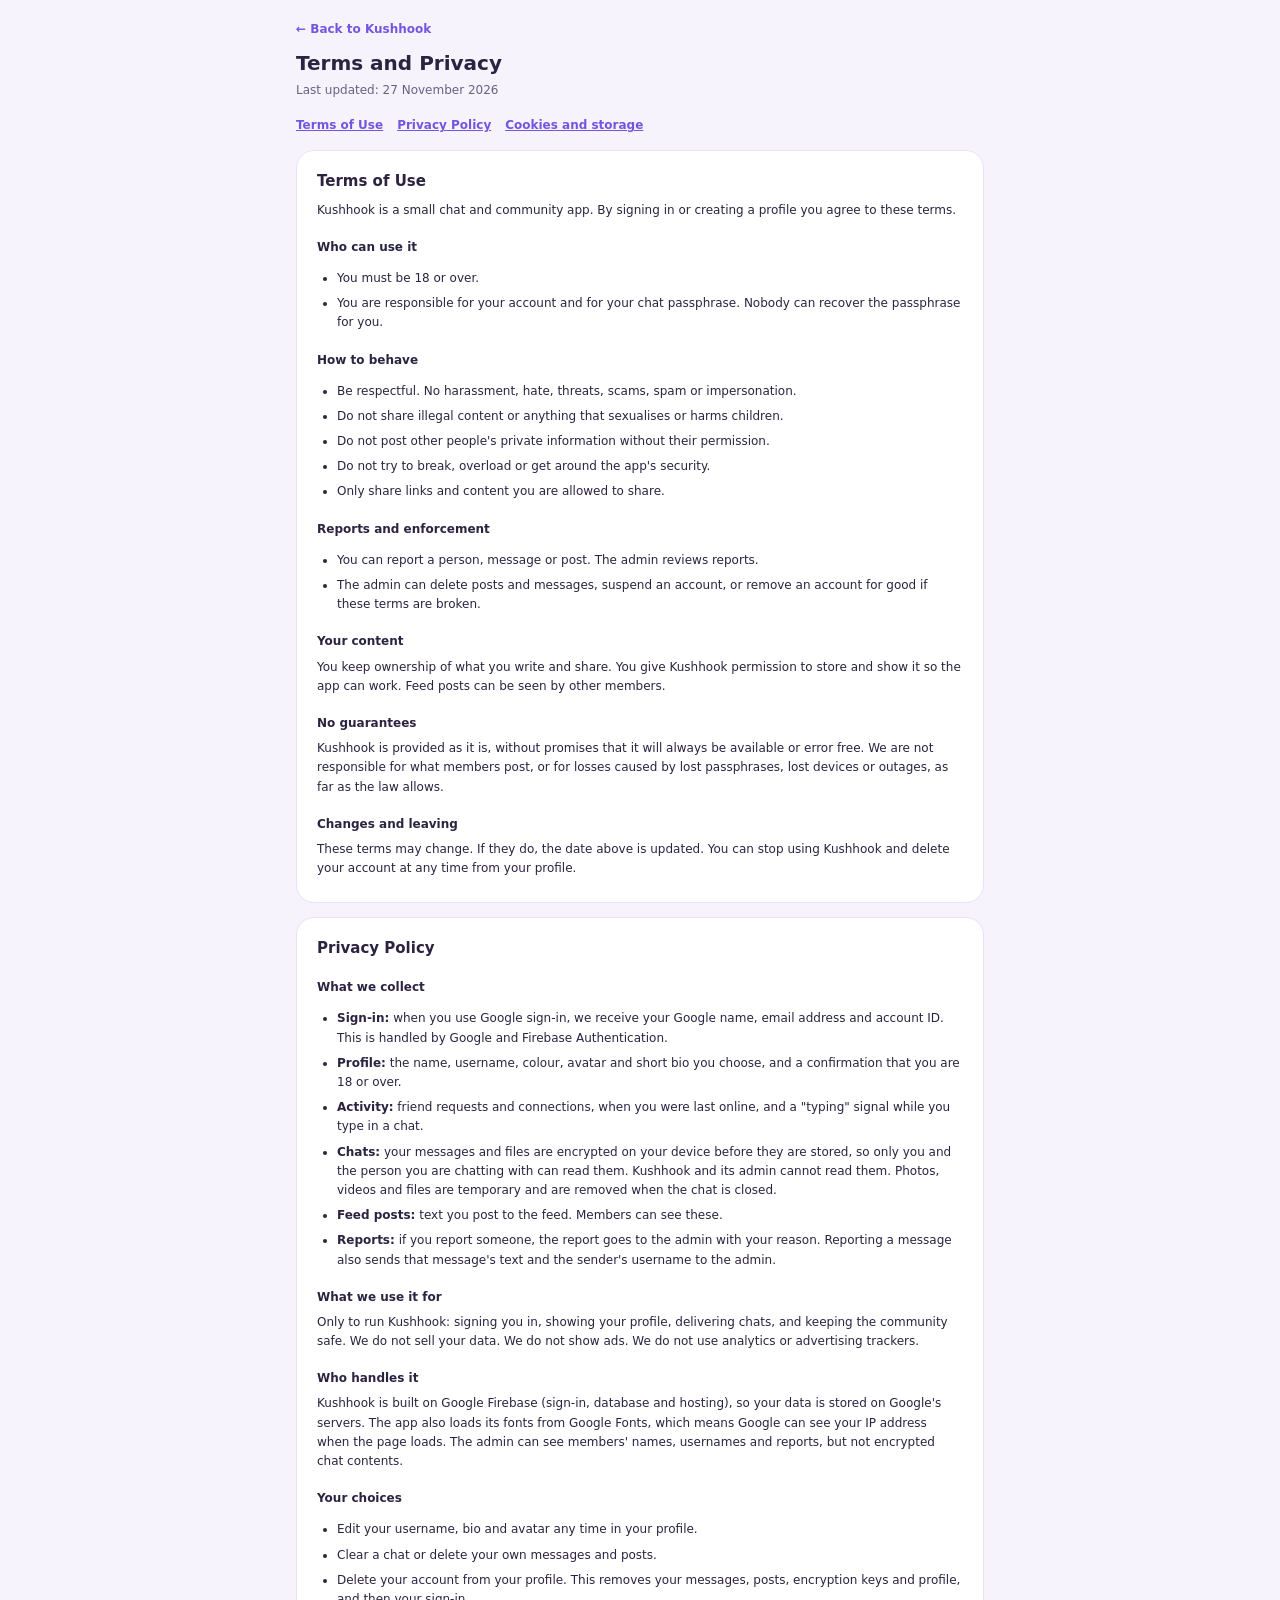
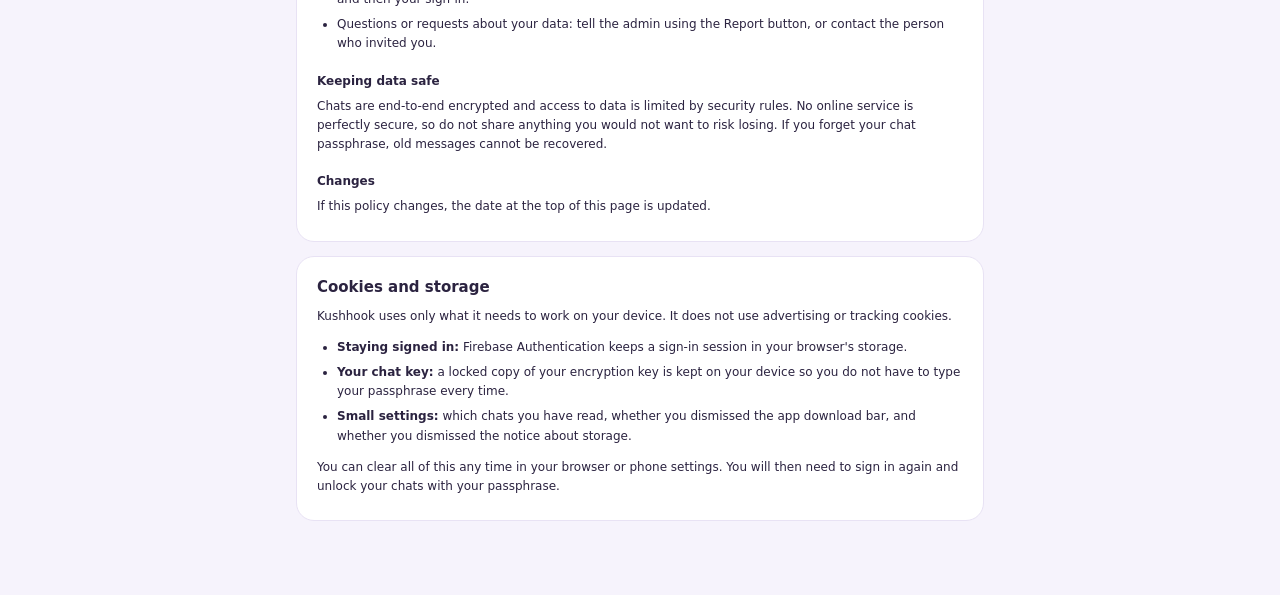
<file: public/legal.html>
<!doctype html>
<html lang="en">
<head>
<meta charset="utf-8">
<meta name="viewport" content="width=device-width,initial-scale=1">
<title>Terms and Privacy · Kushhook</title>
<meta name="theme-color" content="#f6f3fc" media="(prefers-color-scheme: light)">
<meta name="theme-color" content="#151220" media="(prefers-color-scheme: dark)">
<link rel="icon" href="icon-192.png">
<style>
:root{--bg:#f6f3fc;--card:#fff;--ink:#2b2340;--muted:#6a6082;--line:#e8e2f4;--brand:#7355e0;color-scheme:light dark}
@media(prefers-color-scheme:dark){:root{--bg:#151220;--card:#1e1a2d;--ink:#ece8f7;--muted:#a8a1bf;--line:#2c2842;--brand:#9a82f5}}
*{box-sizing:border-box}
body{margin:0;background:var(--bg);color:var(--ink);font:12px/1.6 Nunito,system-ui,sans-serif}
main{max-width:720px;margin:0 auto;padding:20px 16px 60px}
.top{display:flex;align-items:center;justify-content:space-between;margin-bottom:8px}
.top a{font-weight:700;text-decoration:none}
h1{font-size:20px;margin:8px 0 2px}
h2{font-size:15px;margin:0 0 8px}
h3{font-size:12px;margin:18px 0 4px}
.date{color:var(--muted);margin:0 0 16px}
section{background:var(--card);border:1px solid var(--line);border-radius:18px;padding:18px 20px;margin:14px 0}
p,li{margin:6px 0}
ul{padding-left:20px}
a{color:var(--brand)}
nav a{margin-right:14px;font-weight:700}
</style>
</head>
<body>
<main>
<div class="top"><a href="./">← Back to Kushhook</a></div>
<h1>Terms and Privacy</h1>
<p class="date">Last updated: 27 November 2026</p>
<nav><a href="#terms">Terms of Use</a><a href="#privacy">Privacy Policy</a><a href="#storage">Cookies and storage</a></nav>

<section id="terms">
<h2>Terms of Use</h2>
<p>Kushhook is a small chat and community app. By signing in or creating a profile you agree to these terms.</p>
<h3>Who can use it</h3>
<ul>
<li>You must be 18 or over.</li>
<li>You are responsible for your account and for your chat passphrase. Nobody can recover the passphrase for you.</li>
</ul>
<h3>How to behave</h3>
<ul>
<li>Be respectful. No harassment, hate, threats, scams, spam or impersonation.</li>
<li>Do not share illegal content or anything that sexualises or harms children.</li>
<li>Do not post other people's private information without their permission.</li>
<li>Do not try to break, overload or get around the app's security.</li>
<li>Only share links and content you are allowed to share.</li>
</ul>
<h3>Reports and enforcement</h3>
<ul>
<li>You can report a person, message or post. The admin reviews reports.</li>
<li>The admin can delete posts and messages, suspend an account, or remove an account for good if these terms are broken.</li>
</ul>
<h3>Your content</h3>
<p>You keep ownership of what you write and share. You give Kushhook permission to store and show it so the app can work. Feed posts can be seen by other members.</p>
<h3>No guarantees</h3>
<p>Kushhook is provided as it is, without promises that it will always be available or error free. We are not responsible for what members post, or for losses caused by lost passphrases, lost devices or outages, as far as the law allows.</p>
<h3>Changes and leaving</h3>
<p>These terms may change. If they do, the date above is updated. You can stop using Kushhook and delete your account at any time from your profile.</p>
</section>

<section id="privacy">
<h2>Privacy Policy</h2>
<h3>What we collect</h3>
<ul>
<li><b>Sign-in:</b> when you use Google sign-in, we receive your Google name, email address and account ID. This is handled by Google and Firebase Authentication.</li>
<li><b>Profile:</b> the name, username, colour, avatar and short bio you choose, and a confirmation that you are 18 or over.</li>
<li><b>Activity:</b> friend requests and connections, when you were last online, and a "typing" signal while you type in a chat.</li>
<li><b>Chats:</b> your messages and files are encrypted on your device before they are stored, so only you and the person you are chatting with can read them. Kushhook and its admin cannot read them. Photos, videos and files are temporary and are removed when the chat is closed.</li>
<li><b>Feed posts:</b> text you post to the feed. Members can see these.</li>
<li><b>Reports:</b> if you report someone, the report goes to the admin with your reason. Reporting a message also sends that message's text and the sender's username to the admin.</li>
</ul>
<h3>What we use it for</h3>
<p>Only to run Kushhook: signing you in, showing your profile, delivering chats, and keeping the community safe. We do not sell your data. We do not show ads. We do not use analytics or advertising trackers.</p>
<h3>Who handles it</h3>
<p>Kushhook is built on Google Firebase (sign-in, database and hosting), so your data is stored on Google's servers. The app also loads its fonts from Google Fonts, which means Google can see your IP address when the page loads. The admin can see members' names, usernames and reports, but not encrypted chat contents.</p>
<h3>Your choices</h3>
<ul>
<li>Edit your username, bio and avatar any time in your profile.</li>
<li>Clear a chat or delete your own messages and posts.</li>
<li>Delete your account from your profile. This removes your messages, posts, encryption keys and profile, and then your sign-in.</li>
<li>Questions or requests about your data: tell the admin using the Report button, or contact the person who invited you.</li>
</ul>
<h3>Keeping data safe</h3>
<p>Chats are end-to-end encrypted and access to data is limited by security rules. No online service is perfectly secure, so do not share anything you would not want to risk losing. If you forget your chat passphrase, old messages cannot be recovered.</p>
<h3>Changes</h3>
<p>If this policy changes, the date at the top of this page is updated.</p>
</section>

<section id="storage">
<h2>Cookies and storage</h2>
<p>Kushhook uses only what it needs to work on your device. It does not use advertising or tracking cookies.</p>
<ul>
<li><b>Staying signed in:</b> Firebase Authentication keeps a sign-in session in your browser's storage.</li>
<li><b>Your chat key:</b> a locked copy of your encryption key is kept on your device so you do not have to type your passphrase every time.</li>
<li><b>Small settings:</b> which chats you have read, whether you dismissed the app download bar, and whether you dismissed the notice about storage.</li>
</ul>
<p>You can clear all of this any time in your browser or phone settings. You will then need to sign in again and unlock your chats with your passphrase.</p>
</section>
</main>
</body>
</html>
</file>
